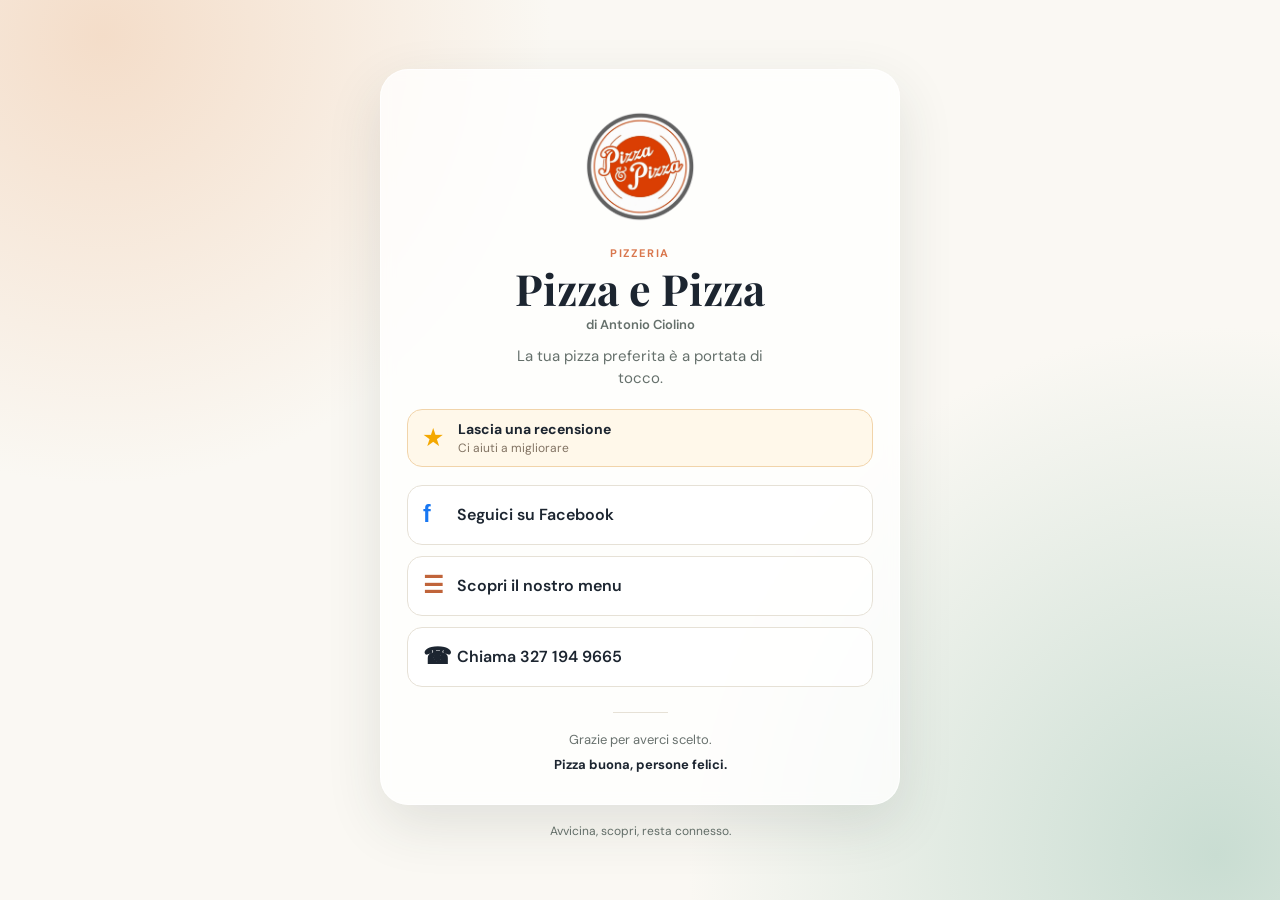
<file: index.html>
<!doctype html>
<html lang="it">
  <head>
    <meta charset="UTF-8" />
    <meta name="viewport" content="width=device-width, initial-scale=1.0" />
    <meta name="theme-color" content="#111827" />
    <meta name="description" content="Contatti, Facebook e recensioni di Pizza e Pizza di Antonio Ciolino." />
    <title>Pizza e Pizza | Contatti</title>
    <link rel="preconnect" href="https://fonts.googleapis.com" />
    <link rel="preconnect" href="https://fonts.gstatic.com" crossorigin />
    <link href="https://fonts.googleapis.com/css2?family=DM+Sans:wght@400;500;600;700&family=Playfair+Display:wght@600;700&display=swap" rel="stylesheet" />
    <link rel="stylesheet" href="style.css" />
  </head>
  <body>
    <main class="page-shell">
      <section class="card" aria-label="Link e contatti">
        <img class="logo" src="logo-pizza-e-pizza-transparent.png" alt="Logo Pizza e Pizza" />
        <p class="eyebrow">PIZZERIA</p>
        <h1>Pizza e Pizza</h1>
        <p class="owner">di Antonio Ciolino</p>
        <p class="intro">La tua pizza preferita è a portata di tocco.</p>

        <a class="reviews" href="https://search.google.com/local/writereview?placeid=ChIJR_ZSr0hiGRMRLOgaN_LD9vo" target="_blank" rel="noopener" aria-label="Lascia una recensione su Google">
          <span class="star">★</span>
          <span><strong>Lascia una recensione</strong><small>Ci aiuti a migliorare</small></span>
        </a>

        <nav class="links" aria-label="Link dell'attività">
          <a class="link facebook" href="https://www.facebook.com/p/PizzaPizza-100063725912696/?locale=it_IT" target="_blank" rel="noopener">
            <span class="icon">f</span><span>Seguici su Facebook</span>
          </a>
          <a class="link menu" href="menu.html">
            <span class="icon">☰</span><span>Scopri il nostro menu</span>
          </a>
          <a class="link phone-link" href="tel:+393271949665" aria-label="Chiama il 327 194 9665 per prenotare o ordinare">
            <span class="icon">☎</span><span>Chiama 327 194 9665</span>
          </a>
        </nav>

        <div class="divider"></div>
        <p class="address">Grazie per averci scelto.</p>
        <p class="phone">Pizza buona, persone felici.</p>
      </section>
      <footer>Avvicina, scopri, resta connesso.</footer>
    </main>
  </body>
</html>
</file>
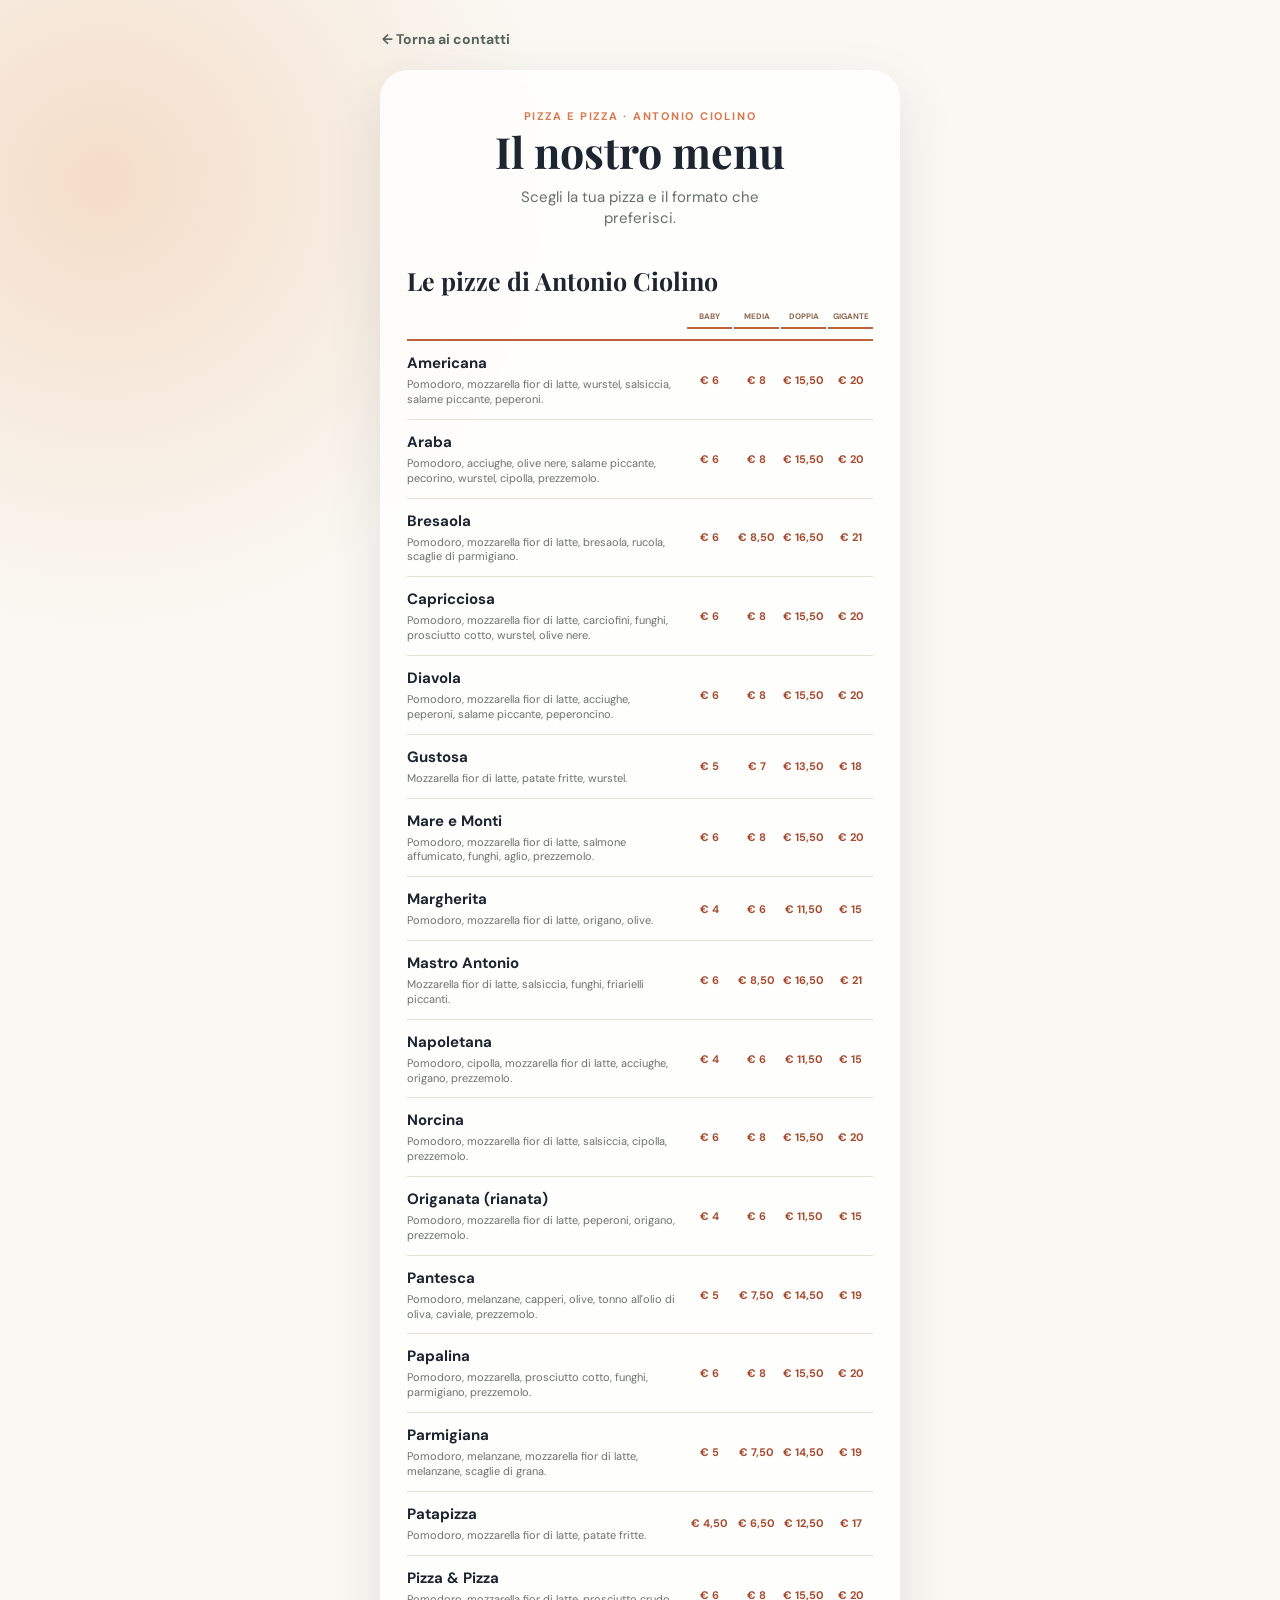
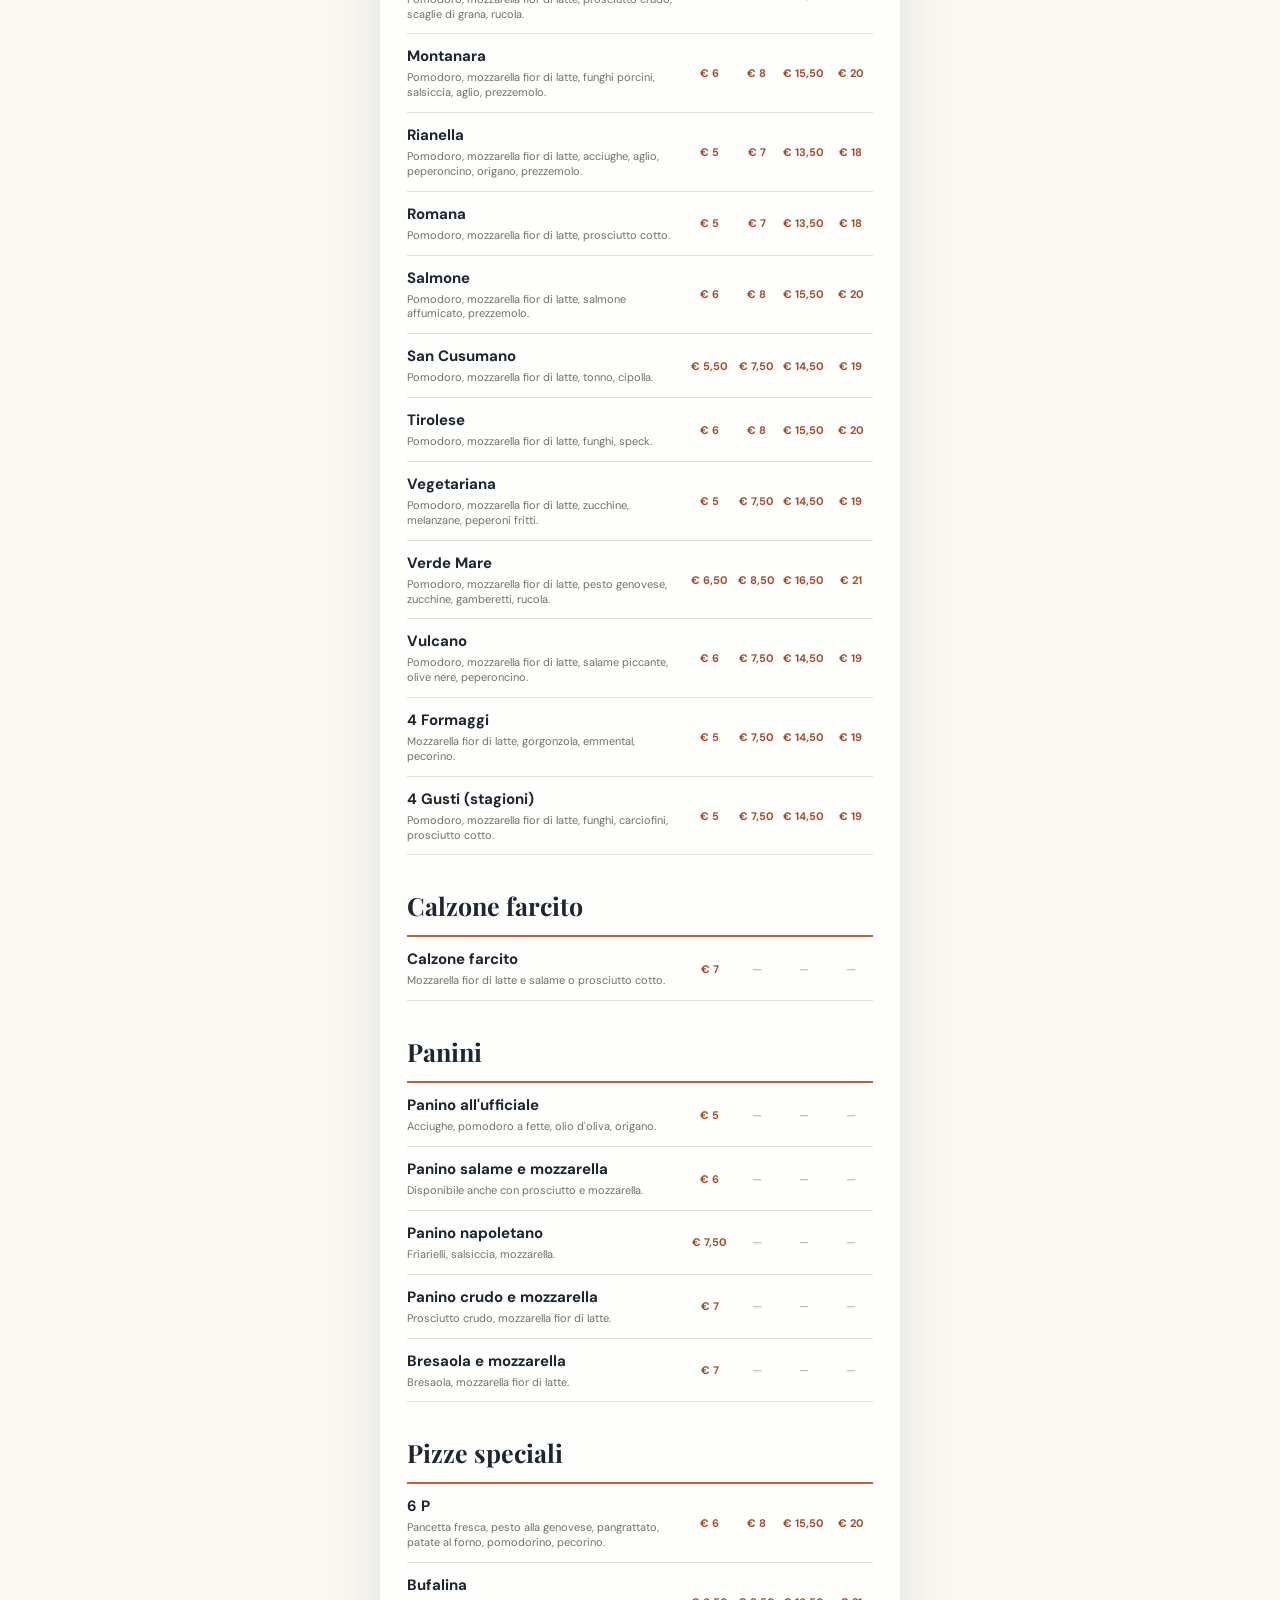
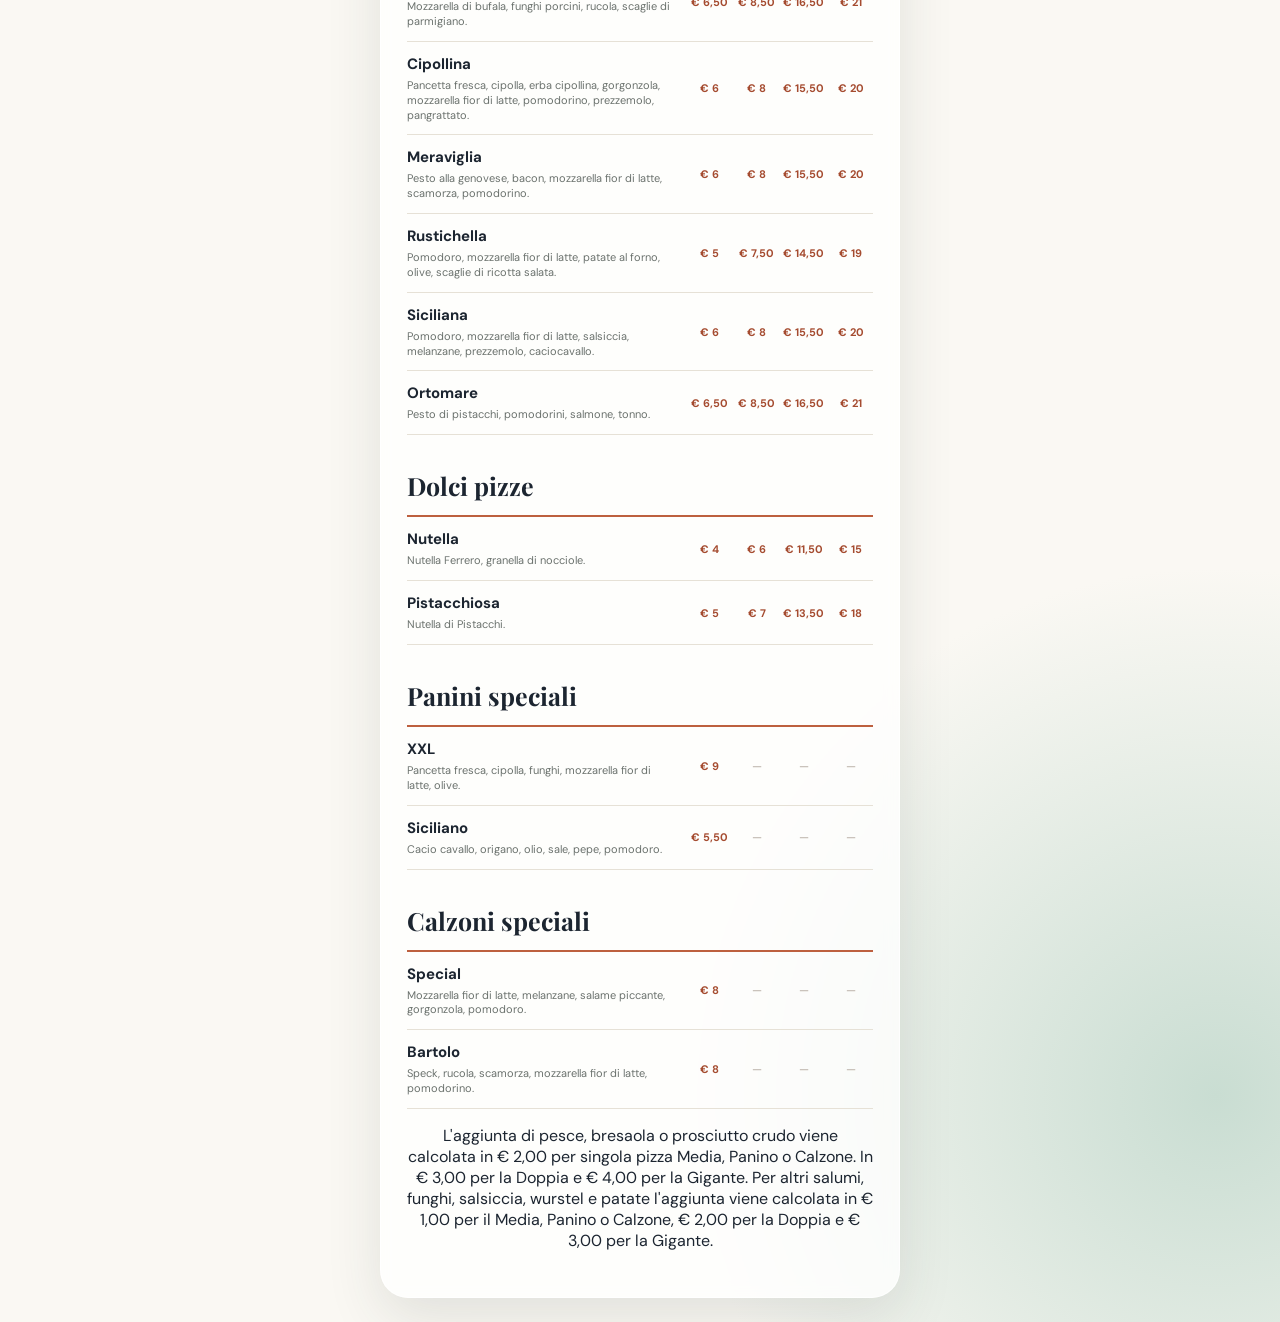
<file: menu.html>
<!doctype html>
<html lang="it">
  <head>
    <meta charset="UTF-8" />
    <meta name="viewport" content="width=device-width, initial-scale=1.0" />
    <meta name="theme-color" content="#111827" />
    <title>Menu | Pizza e Pizza</title>
    <link rel="preconnect" href="https://fonts.googleapis.com" />
    <link rel="preconnect" href="https://fonts.gstatic.com" crossorigin />
    <link href="https://fonts.googleapis.com/css2?family=DM+Sans:wght@400;500;600;700&family=Playfair+Display:wght@600;700&display=swap" rel="stylesheet" />
    <link rel="stylesheet" href="style.css" />
  </head>
  <body>
    <main class="page-shell menu-page">
      <a class="back" href="index.html">← Torna ai contatti</a>
      <section class="card">
        <p class="eyebrow">PIZZA E PIZZA · ANTONIO CIOLINO</p>
        <h1>Il nostro menu</h1>
        <p class="intro">Scegli la tua pizza e il formato che preferisci.</p>

        <section class="menu-section">
          <h2>Le pizze di Antonio Ciolino</h2>
          <section class="format-key" aria-label="Legenda dei formati">
            <span>Baby</span><span>Media</span><span>Doppia</span><span>Gigante</span>
          </section>
          <div class="menu-list">
            <article class="item"><h3>Americana</h3><p>Pomodoro, mozzarella fior di latte, wurstel, salsiccia, salame piccante, peperoni.</p><b>€ 6 · 8 · 15,50 · 20</b></article>
            <article class="item"><h3>Araba</h3><p>Pomodoro, acciughe, olive nere, salame piccante, pecorino, wurstel, cipolla, prezzemolo.</p><b>€ 6 · 8 · 15,50 · 20</b></article>
            <article class="item"><h3>Bresaola</h3><p>Pomodoro, mozzarella fior di latte, bresaola, rucola, scaglie di parmigiano.</p><b>€ 6 · 8,50 · 16,50 · 21</b></article>
            <article class="item"><h3>Capricciosa</h3><p>Pomodoro, mozzarella fior di latte, carciofini, funghi, prosciutto cotto, wurstel, olive nere.</p><b>€ 6 · 8 · 15,50 · 20</b></article>
            <article class="item"><h3>Diavola</h3><p>Pomodoro, mozzarella fior di latte, acciughe, peperoni, salame piccante, peperoncino.</p><b>€ 6 · 8 · 15,50 · 20</b></article>
            <article class="item"><h3>Gustosa</h3><p>Mozzarella fior di latte, patate fritte, wurstel.</p><b>€ 5 · 7 · 13,50 · 18</b></article>
            <article class="item"><h3>Mare e Monti</h3><p>Pomodoro, mozzarella fior di latte, salmone affumicato, funghi, aglio, prezzemolo.</p><b>€ 6 · 8 · 15,50 · 20</b></article>
            <article class="item"><h3>Margherita</h3><p>Pomodoro, mozzarella fior di latte, origano, olive.</p><b>€ 4 · 6 · 11,50 · 15</b></article>
            <article class="item"><h3>Mastro Antonio</h3><p>Mozzarella fior di latte, salsiccia, funghi, friarielli piccanti.</p><b>€ 6 · 8,50 · 16,50 · 21</b></article>
            <article class="item"><h3>Napoletana</h3><p>Pomodoro, cipolla, mozzarella fior di latte, acciughe, origano, prezzemolo.</p><b>€ 4 · 6 · 11,50 · 15</b></article>
            <article class="item"><h3>Norcina</h3><p>Pomodoro, mozzarella fior di latte, salsiccia, cipolla, prezzemolo.</p><b>€ 6 · 8 · 15,50 · 20</b></article>
            <article class="item"><h3>Origanata (rianata)</h3><p>Pomodoro, mozzarella fior di latte, peperoni, origano, prezzemolo.</p><b>€ 4 · 6 · 11,50 · 15</b></article>
            <article class="item"><h3>Pantesca</h3><p>Pomodoro, melanzane, capperi, olive, tonno all'olio di oliva, caviale, prezzemolo.</p><b>€ 5 · 7,50 · 14,50 · 19</b></article>
            <article class="item"><h3>Papalina</h3><p>Pomodoro, mozzarella, prosciutto cotto, funghi, parmigiano, prezzemolo.</p><b>€ 6 · 8 · 15,50 · 20</b></article>
            <article class="item"><h3>Parmigiana</h3><p>Pomodoro, melanzane, mozzarella fior di latte, melanzane, scaglie di grana.</p><b>€ 5 · 7,50 · 14,50 · 19</b></article>
            <article class="item"><h3>Patapizza</h3><p>Pomodoro, mozzarella fior di latte, patate fritte.</p><b>€ 4,50 · 6,50 · 12,50 · 17</b></article>
            <article class="item"><h3>Pizza & Pizza</h3><p>Pomodoro, mozzarella fior di latte, prosciutto crudo, scaglie di grana, rucola.</p><b>€ 6 · 8 · 15,50 · 20</b></article>
            <article class="item"><h3>Montanara</h3><p>Pomodoro, mozzarella fior di latte, funghi porcini, salsiccia, aglio, prezzemolo.</p><b>€ 6 · 8 · 15,50 · 20</b></article>
            <article class="item"><h3>Rianella</h3><p>Pomodoro, mozzarella fior di latte, acciughe, aglio, peperoncino, origano, prezzemolo.</p><b>€ 5 · 7 · 13,50 · 18</b></article>
            <article class="item"><h3>Romana</h3><p>Pomodoro, mozzarella fior di latte, prosciutto cotto.</p><b>€ 5 · 7 · 13,50 · 18</b></article>
            <article class="item"><h3>Salmone</h3><p>Pomodoro, mozzarella fior di latte, salmone affumicato, prezzemolo.</p><b>€ 6 · 8 · 15,50 · 20</b></article>
            <article class="item"><h3>San Cusumano</h3><p>Pomodoro, mozzarella fior di latte, tonno, cipolla.</p><b>€ 5,50 · 7,50 · 14,50 · 19</b></article>
            <article class="item"><h3>Tirolese</h3><p>Pomodoro, mozzarella fior di latte, funghi, speck.</p><b>€ 6 · 8 · 15,50 · 20</b></article>
            <article class="item"><h3>Vegetariana</h3><p>Pomodoro, mozzarella fior di latte, zucchine, melanzane, peperoni fritti.</p><b>€ 5 · 7,50 · 14,50 · 19</b></article>
            <article class="item"><h3>Verde Mare</h3><p>Pomodoro, mozzarella fior di latte, pesto genovese, zucchine, gamberetti, rucola.</p><b>€ 6,50 · 8,50 · 16,50 · 21</b></article>
            <article class="item"><h3>Vulcano</h3><p>Pomodoro, mozzarella fior di latte, salame piccante, olive nere, peperoncino.</p><b>€ 6 · 7,50 · 14,50 · 19</b></article>
            <article class="item"><h3>4 Formaggi</h3><p>Mozzarella fior di latte, gorgonzola, emmental, pecorino.</p><b>€ 5 · 7,50 · 14,50 · 19</b></article>
            <article class="item"><h3>4 Gusti (stagioni)</h3><p>Pomodoro, mozzarella fior di latte, funghi, carciofini, prosciutto cotto.</p><b>€ 5 · 7,50 · 14,50 · 19</b></article>
          </div>
        </section>

          

        <section class="menu-section compact"><h2>Calzone farcito</h2><div class="menu-list">
          <article class="item"><h3>Calzone farcito</h3><p>Mozzarella fior di latte e salame o prosciutto cotto.</p><b>€ 7</b></article>
        </div></section>

        <section class="menu-section compact"><h2>Panini</h2><div class="menu-list">
          <article class="item"><h3>Panino all'ufficiale</h3><p>Acciughe, pomodoro a fette, olio d'oliva, origano.</p><b>€ 5</b></article>
          <article class="item"><h3>Panino salame e mozzarella</h3><p>Disponibile anche con prosciutto e mozzarella.</p><b>€ 6</b></article>
          <article class="item"><h3>Panino napoletano</h3><p>Friarielli, salsiccia, mozzarella.</p><b>€ 7,50</b></article>
          <article class="item"><h3>Panino crudo e mozzarella</h3><p>Prosciutto crudo, mozzarella fior di latte.</p><b>€ 7</b></article>
          <article class="item"><h3>Bresaola e mozzarella</h3><p>Bresaola, mozzarella fior di latte.</p><b>€ 7</b></article>
        </div></section>

        <section class="menu-section compact"><h2>Pizze speciali</h2><div class="menu-list">
          <article class="item"><h3>6 P</h3><p>Pancetta fresca, pesto alla genovese, pangrattato, patate al forno, pomodorino, pecorino.</p><b>€ 6 · 8 · 15,50 · 20</b></article>
          <article class="item"><h3>Bufalina</h3><p>Mozzarella di bufala, funghi porcini, rucola, scaglie di parmigiano.</p><b>€ 6,50 · 8,50 · 16,50 · 21</b></article>
          <article class="item"><h3>Cipollina</h3><p>Pancetta fresca, cipolla, erba cipollina, gorgonzola, mozzarella fior di latte, pomodorino, prezzemolo, pangrattato.</p><b>€ 6 · 8 · 15,50 · 20</b></article>
          <article class="item"><h3>Meraviglia</h3><p>Pesto alla genovese, bacon, mozzarella fior di latte, scamorza, pomodorino.</p><b>€ 6 · 8 · 15,50 · 20</b></article>
          <article class="item"><h3>Rustichella</h3><p>Pomodoro, mozzarella fior di latte, patate al forno, olive, scaglie di ricotta salata.</p><b>€ 5 · 7,50 · 14,50 · 19</b></article>
          <article class="item"><h3>Siciliana</h3><p>Pomodoro, mozzarella fior di latte, salsiccia, melanzane, prezzemolo, caciocavallo.</p><b>€ 6 · 8 · 15,50 · 20</b></article>
          <article class="item"><h3>Ortomare</h3><p>Pesto di pistacchi, pomodorini, salmone, tonno.</p><b>€ 6,50 · 8,50 · 16,50 · 21</b></article>
        </div></section>

        <section class="menu-section compact"><h2>Dolci pizze</h2><div class="menu-list">
          <article class="item"><h3>Nutella</h3><p>Nutella Ferrero, granella di nocciole.</p><b>€ 4 · 6 · 11,50 · 15</b></article>
          <article class="item"><h3>Pistacchiosa</h3><p>Nutella di Pistacchi.</p><b>€ 5 · 7 · 13,50 · 18</b></article>
        </div></section>
        <section class="menu-section compact"><h2>Panini speciali</h2><div class="menu-list">
          <article class="item"><h3>XXL</h3><p>Pancetta fresca, cipolla, funghi, mozzarella fior di latte, olive.</p><b>€ 9</b></article>
          <article class="item"><h3>Siciliano</h3><p>Cacio cavallo, origano, olio, sale, pepe, pomodoro.</p><b>€ 5,50</b></article>
        </div></section>
        <section class="menu-section compact"><h2>Calzoni speciali</h2><div class="menu-list">
          <article class="item"><h3>Special</h3><p>Mozzarella fior di latte, melanzane, salame piccante, gorgonzola, pomodoro.</p><b>€ 8</b></article>
          <article class="item"><h3>Bartolo</h3><p>Speck, rucola, scamorza, mozzarella fior di latte, pomodorino.</p><b>€ 8</b></article>
        </div></section>

        <p class="supplement-note">L'aggiunta di pesce, bresaola o prosciutto crudo viene calcolata in € 2,00 per singola pizza Media, Panino o Calzone. In € 3,00 per la Doppia e € 4,00 per la Gigante. Per altri salumi, funghi, salsiccia, wurstel e patate l'aggiunta viene calcolata in € 1,00 per il Media, Panino o Calzone, € 2,00 per la Doppia e € 3,00 per la Gigante.</p>
      </section>
    </main>
    <script>
      document.querySelectorAll('.item b').forEach((price) => {
        const values = price.textContent.replace('€', '').split('·').map((value) => value.trim());
        const labels = ['Baby', 'Media', 'Doppia', 'Gigante'];
        price.innerHTML = labels.map((label, index) =>
          `<span class="price ${values[index] ? '' : 'empty'}"><small>${label}</small><strong>${values[index] ? '€ ' + values[index] : '—'}</strong></span>`
        ).join('');
      });
    </script>
  </body>
</html>
</file>
<file: style.css>
:root {
  --ink: #1c2530;
  --cream: #faf8f3;
  --line: #e6e1d6;
  --accent: #d9774d;
  --sage: #cbd8ce;
}

* { box-sizing: border-box; }

body {
  margin: 0;
  min-height: 100vh;
  color: var(--ink);
  font-family: "DM Sans", sans-serif;
  background: radial-gradient(circle at 8% 4%, #f4ddc9 0, transparent 28rem), radial-gradient(circle at 95% 95%, #c9ddd2 0, transparent 33rem), var(--cream);
}

.page-shell {
  width: min(100%, 560px);
  min-height: 100vh;
  margin: auto;
  padding: 32px 20px 24px;
  display: flex;
  flex-direction: column;
  justify-content: center;
}

.card {
  padding: 38px 26px 30px;
  text-align: center;
  border: 1px solid rgba(255, 255, 255, .72);
  border-radius: 28px;
  background: rgba(255, 255, 255, .76);
  box-shadow: 0 20px 55px rgba(44, 54, 48, .12);
  backdrop-filter: blur(7px);
}

.logo {
  width: 116px;
  height: 116px;
  display: block;
  margin: 0 auto 22px;
  object-fit: contain;
}

.eyebrow { margin: 0 0 6px; color: var(--accent); font-size: 11px; font-weight: 700; letter-spacing: .16em; }
h1 { margin: 0; font-family: "Playfair Display", serif; font-size: clamp(32px, 9vw, 43px); line-height: 1.04; }
.owner { margin: 5px 0 0; color: #65706b; font-size: 13px; font-weight: 600; }
.intro { margin: 13px auto 19px; max-width: 290px; color: #65706b; font-size: 15px; line-height: 1.45; }
.reviews { display: grid; grid-template-columns: 36px 1fr; align-items: center; padding: 10px 14px; margin-bottom: 18px; color: var(--ink); text-align: left; text-decoration: none; border: 1px solid #f1d4aa; border-radius: 15px; background: #fff8ea; transition: transform .18s ease, box-shadow .18s ease; }
.reviews:hover, .reviews:focus-visible { transform: translateY(-2px); box-shadow: 0 8px 18px rgba(145, 102, 31, .12); outline: none; }
.reviews strong { display: block; font-size: 14px; }.reviews small { display: block; margin-top: 2px; color: #827363; font-size: 12px; }.star { color: #f4a800; font-size: 25px; }
.links { display: grid; gap: 11px; }

.link {
  min-height: 60px;
  display: grid;
  grid-template-columns: 34px 1fr;
  align-items: center;
  padding: 9px 15px;
  color: var(--ink);
  text-decoration: none;
  font-weight: 600;
  text-align: left;
  border: 1px solid var(--line);
  border-radius: 15px;
  background: rgba(255, 255, 255, .7);
  transition: transform .18s ease, box-shadow .18s ease, border-color .18s ease;
}
.link:hover, .link:focus-visible { transform: translateY(-2px); border-color: var(--sage); box-shadow: 0 8px 18px rgba(35, 54, 43, .1); outline: none; }
.icon { font-size: 23px; font-weight: 700; line-height: 1; }
.facebook .icon { color: #1877f2; font-family: Arial, sans-serif; }
.instagram .icon { color: #d14e7e; }
.whatsapp .icon { color: #28a967; }
.maps .icon { color: #d85446; }
.web .icon { color: #476c98; }
.menu .icon { color: #c0643a; }
.phone-link span:nth-child(2) { white-space: nowrap; }
.disabled { opacity: .64; }
.divider { width: 55px; height: 1px; margin: 25px auto 18px; background: var(--line); }
.address, .phone { margin: 0; color: #68716d; font-size: 13px; }
.phone { display: inline-block; margin-top: 8px; color: var(--ink); font-weight: 700; text-decoration: none; }
footer { padding: 18px 0 0; color: #66716b; font-size: 12px; text-align: center; }
.menu-page { gap: 14px; justify-content: flex-start; padding-top: 22px; }
.back { align-self: flex-start; padding: 8px 2px; color: #56645c; font-size: 14px; font-weight: 700; text-decoration: none; }
.menu-note { margin-top: 30px; padding: 22px 17px; border-radius: 16px; background: #fff8ea; color: #665f54; }.menu-note span { font-size: 32px; }.menu-note p { margin: 10px 0 0; font-size: 14px; line-height: 1.5; }
.format-key { width: 186px; display: grid; grid-template-columns: repeat(4, 1fr); gap: 2px; margin: -5px 0 10px auto; color: #8a654e; font-size: 8px; font-weight: 700; text-align: center; text-transform: uppercase; }.format-key span { padding: 6px 1px; border-bottom: 2px solid #bd603f; }
.menu-section { margin-top: 34px; text-align: left; }.menu-section h2 { margin: 0 0 13px; font-family: "Playfair Display", serif; font-size: 25px; }.menu-list { border-top: 2px solid #bd603f; }.item { display: grid; grid-template-columns: minmax(0, 1fr) 186px; column-gap: 12px; padding: 12px 0; border-bottom: 1px solid var(--line); }.item h3 { grid-column: 1; margin: 0; font-size: 15px; }.item p { grid-column: 1; margin: 4px 0 0; color: #6b726d; font-size: 11px; line-height: 1.35; }.item b { grid-column: 2; grid-row: 1 / span 2; display: grid; grid-template-columns: repeat(4, 1fr); gap: 2px; align-self: center; color: #a54c30; font-size: 11px; text-align: center; }.price { display: grid; gap: 3px; min-width: 0; }.price small { display: none; }.price strong { font-size: 11px; white-space: nowrap; }.price.empty { color: #c8c1b9; }.menu-footnote { margin: 28px 2px 0; color: #777b77; font-size: 11px; line-height: 1.45; text-align: left; }
@media (max-width: 450px) { .format-key { width: 162px; grid-template-columns: repeat(4, 1fr); }.item { grid-template-columns: minmax(0, 1fr) 162px; }.item b { grid-template-columns: repeat(4, 1fr); }.price strong { font-size: 10px; }.item h3 { font-size: 14px; }.item p { font-size: 10px; } }

@media (max-width: 380px) { .page-shell { padding: 15px 13px; } .card { padding: 28px 18px 23px; } }
</file>
